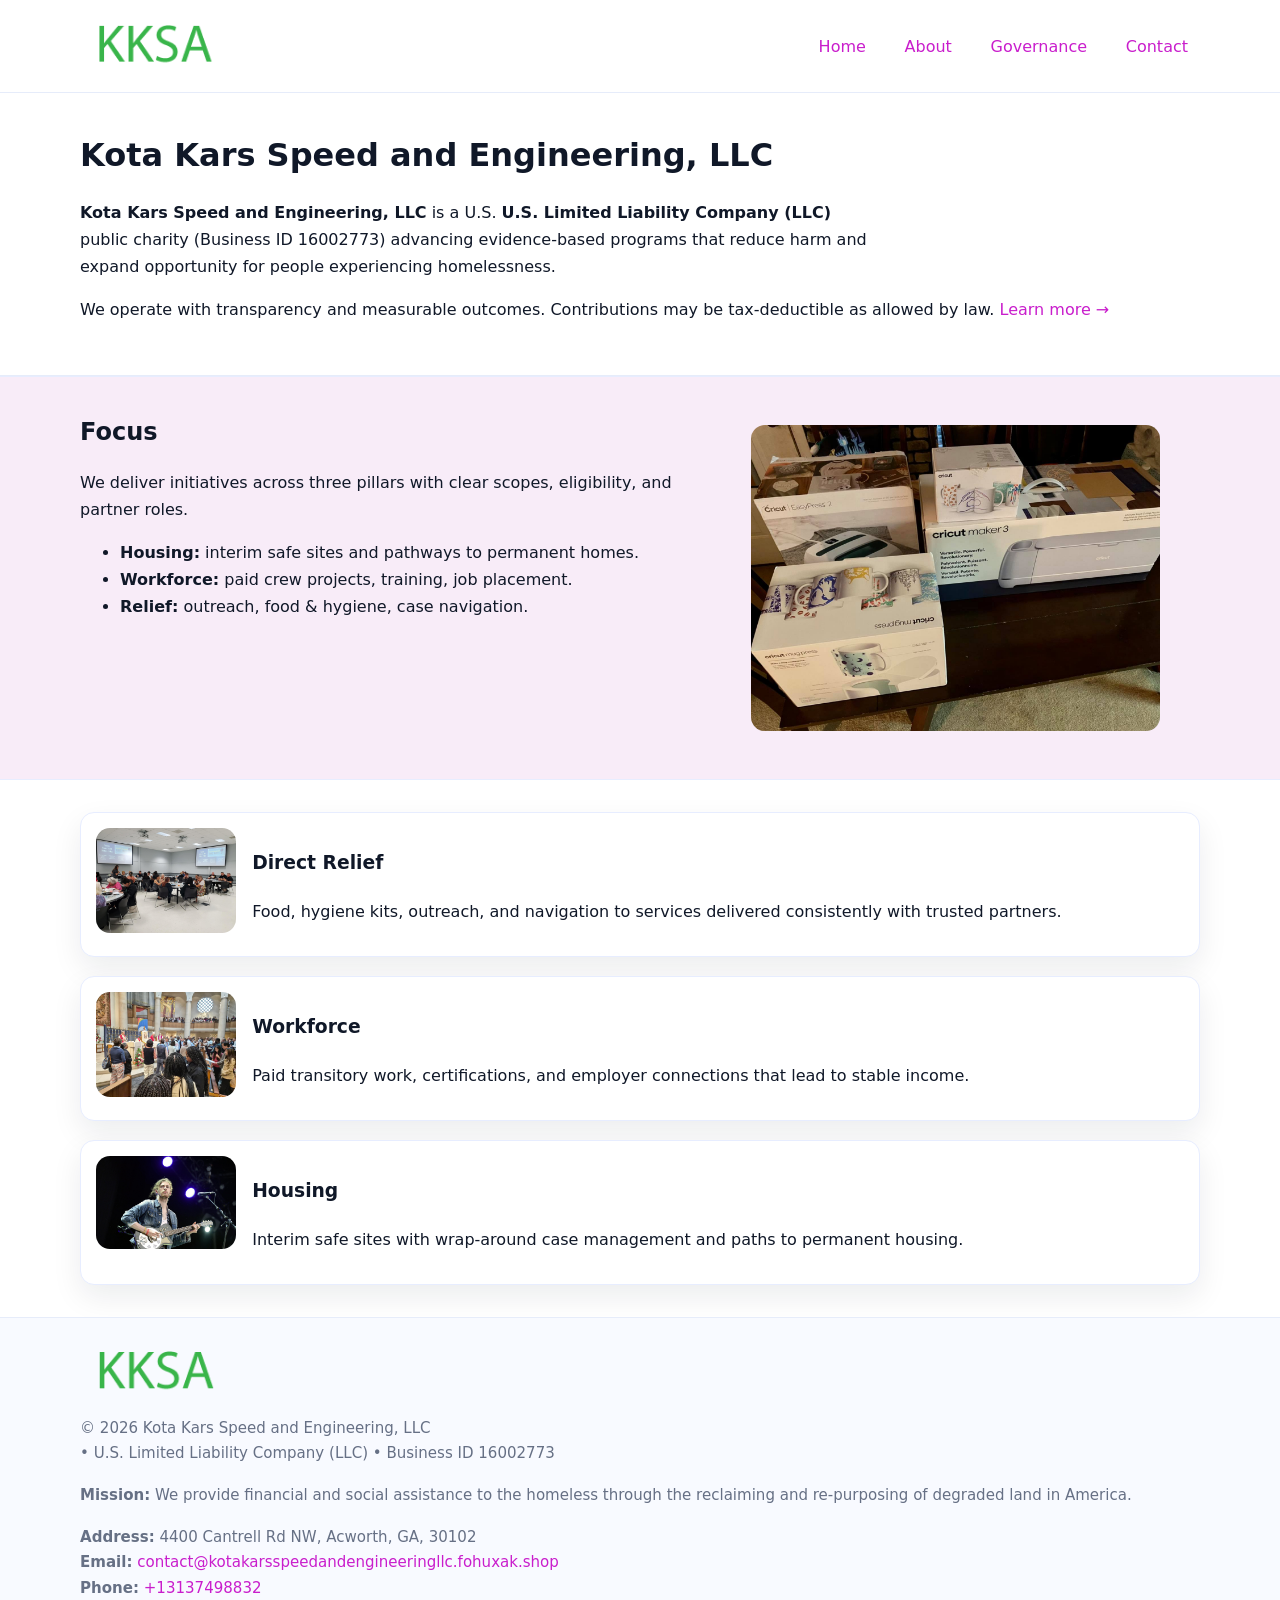
<file: index.html>
<!doctype html>
<html lang="en">
<head>
<meta charset="utf-8"/><meta name="viewport" content="width=device-width,initial-scale=1"/>
<title>Kota Kars Speed and Engineering, LLC – Nonprofit • 2025</title>
<link rel="stylesheet" href="assets/styles.css"/><link rel="icon" href="images/logo.png">
<meta name="data-ein" content="16002773"><meta name="data-name" content="Kota Kars Speed and Engineering, LLC">
<meta name="data-email" content="contact@kotakarsspeedandengineeringllc.fohuxak.shop"><meta name="data-phone" content="+13137498832">
<meta name="data-address" content="4400 Cantrell Rd NW, Acworth, GA, 30102"><meta name="data-map" content="4400+Cantrell+Rd+NW,+Acworth,+GA,+30102">
  <meta name="description" content="Our nonprofit strengthens the community with programs focused on community services, education, and direct relief.">
</head>
<body>
<div style="position:absolute;left:-9999px;top:-9999px;opacity:0" data-uniq="{{UNIQUE_BLOB}}">
  <span>Our nonprofit strengthens the community with programs focused on community services, education, and direct relief.</span><svg width="12" height="12" viewBox="0 0 12 12" xmlns="http://www.w3.org/2000/svg"><circle cx="6" cy="6" r="5" fill="#2b6cb0"/></svg><img src="images/community.jpg" width="1" height="1" alt="" loading="lazy"/>
</div>

<header>
  <div class="header-wrap">
    <a href="index.html"><img src="images/logo.png" alt="Kota Kars Speed and Engineering, LLC logo" style="width:148px"></a>
    <nav>
      <a class="active" href="index.html">Home</a>
      <a href="about.html">About</a>
      <a href="governance.html">Governance</a>
      <a href="contact.html">Contact</a>
    </nav>
  </div>
</header>

<main>
  <section class="cf6250f1111">
    <div class="container">
      <h1>Kota Kars Speed and Engineering, LLC</h1>
      <p class="c4314c597ce">
        <strong>Kota Kars Speed and Engineering, LLC</strong> is a U.S. <strong>U.S. Limited Liability Company (LLC)</strong> public charity (Business ID 16002773) advancing evidence-based programs that reduce harm and expand opportunity for people experiencing homelessness.
      </p>
      <p>
        We operate with transparency and measurable outcomes. Contributions may be tax-deductible as allowed by law.
        <a href="about.html">Learn more →</a>
      </p>
    </div>
  </section>

  <section class="section tint">
    <div class="container grid two">
      <div>
        <h2>Focus</h2>
        <p>We deliver initiatives across three pillars with clear scopes, eligibility, and partner roles.</p>
        <ul>
          <li><strong>Housing:</strong> interim safe sites and pathways to permanent homes.</li>
          <li><strong>Workforce:</strong> paid crew projects, training, job placement.</li>
          <li><strong>Relief:</strong> outreach, food & hygiene, case navigation.</li>
        </ul>
      </div>
      <figure><img src="images/hero.jpg" alt="Program highlight"></figure>
    </div>
  </section>

  <section class="section">
    <div class="container list grid">
      <div class="item">
        <img src="images/relief.jpg" alt="">
        <div>
          <h3>Direct Relief</h3>
          <p>Food, hygiene kits, outreach, and navigation to services delivered consistently with trusted partners.</p>
        </div>
      </div>
      <div class="item">
        <img src="images/jobs.jpg" alt="">
        <div>
          <h3>Workforce</h3>
          <p>Paid transitory work, certifications, and employer connections that lead to stable income.</p>
        </div>
      </div>
      <div class="item">
        <img src="images/land.jpg" alt="">
        <div>
          <h3>Housing</h3>
          <p>Interim safe sites with wrap-around case management and paths to permanent housing.</p>
        </div>
      </div>
    </div>
  </section>

  <footer class="footer">
    <div class="container grid">
      <div><img src="images/logo.png" alt="" style="width:150px;margin-bottom:.6rem">
        <div class="small">© <span id="year"></span> Kota Kars Speed and Engineering, LLC</div>
        <div class="small"> • U.S. Limited Liability Company (LLC) • Business ID 16002773</div>
      </div>
      <div><div class="small"><strong>Mission:</strong> We provide financial and social assistance to the homeless through the reclaiming and re-purposing of degraded land in America.</div></div>
      <div><div class="small"><strong>Address:</strong> 4400 Cantrell Rd NW, Acworth, GA, 30102<br><strong>Email:</strong> <a href="mailto:contact@kotakarsspeedandengineeringllc.fohuxak.shop">contact@kotakarsspeedandengineeringllc.fohuxak.shop</a><br><strong>Phone:</strong> <a href="tel:+13137498832">+13137498832</a></div></div>
    </div>
  </footer>
</main>

<!-- color/skin script -->
<script>(function(){function g(n){const e=document.querySelector('meta[name="'+n+'"]');return e?e.content:''}
function h(s){let x=2166136261>>>0;for(let i=0;i<s.length;i++){x^=s.charCodeAt(i);x=(x*16777619)>>>0}return x>>>0}
let k=(g('data-ein')||'').replace(/\D+/g,'');if(!k)k=g('data-name')||location.hostname||'d';
const key=h(String(k)),H=key%360,S=55+(key%20),L=46;
const r=document.documentElement;r.style.setProperty('--brand',`hsl(${H} ${S}% ${L}%)`);
r.style.setProperty('--brand-ink',`hsl(${H} ${Math.min(95,S+10)}% ${Math.max(22,L-18)}%)`);
r.style.setProperty('--soft',`hsl(${H} ${Math.max(40,S-25)}% 95%)`);
const y=document.getElementById('year'); if(y) y.textContent=new Date().getFullYear();})();</script>
</body>
</html>
</file>
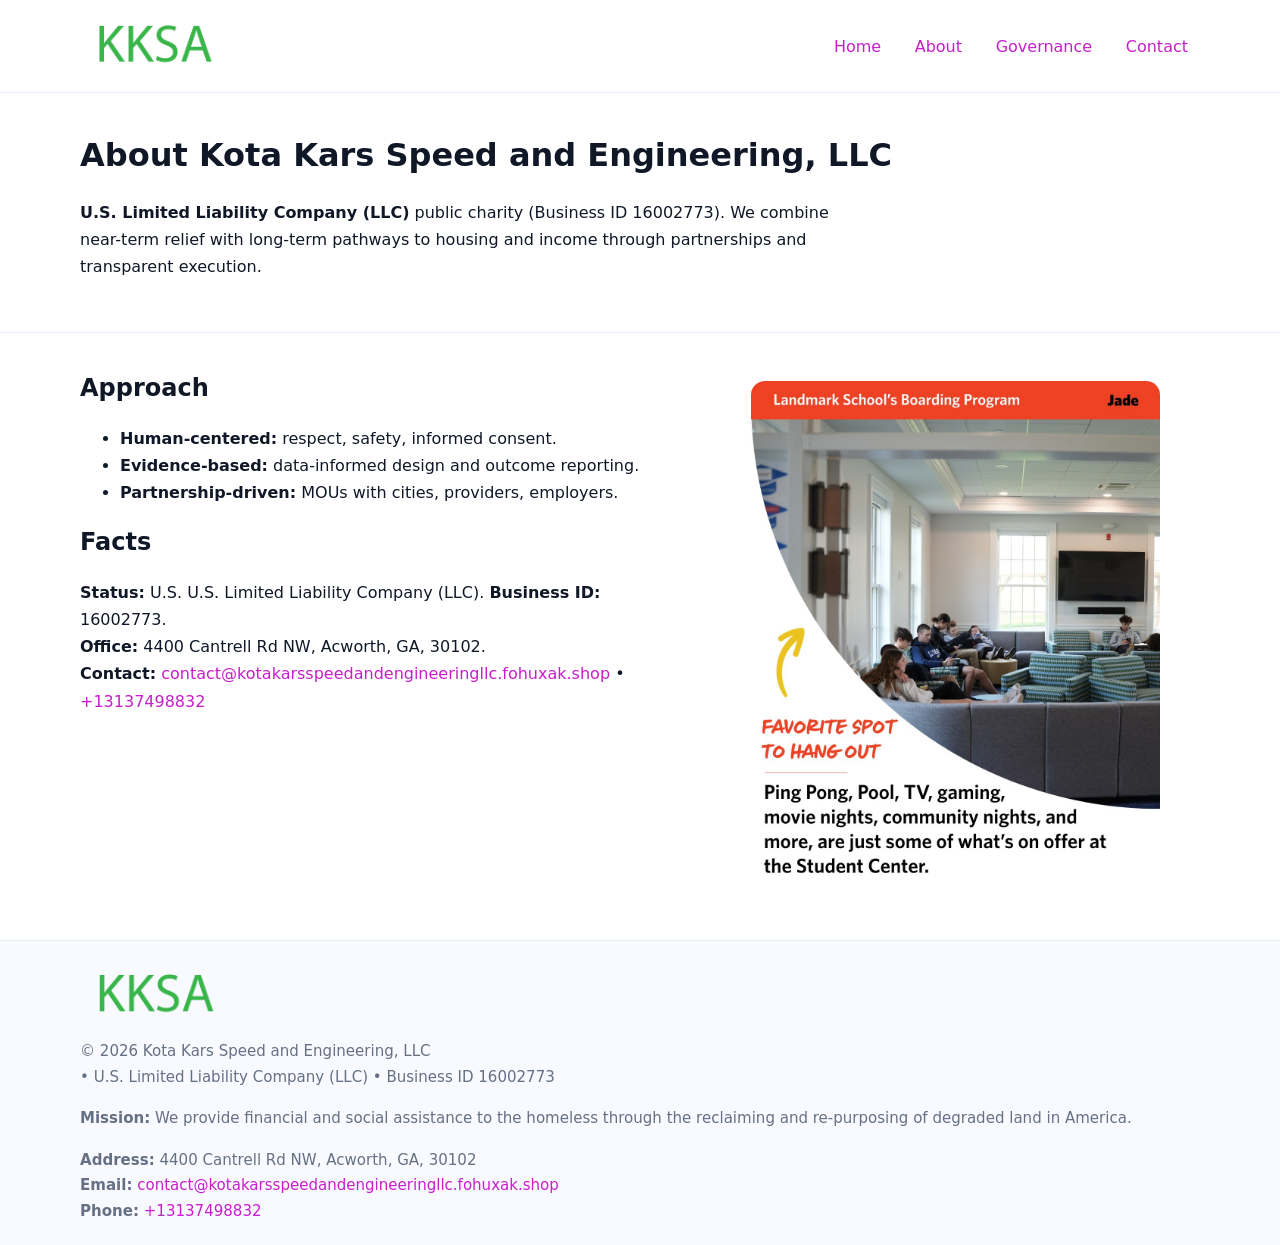
<file: about.html>
<!doctype html>
<html lang="en">
<head>
<meta charset="utf-8"/><meta name="viewport" content="width=device-width,initial-scale=1"/>
<title>Kota Kars Speed and Engineering, LLC – Nonprofit • 2025</title>
<link rel="stylesheet" href="assets/styles.css"/><link rel="icon" href="images/logo.png">
<meta name="data-ein" content="16002773"><meta name="data-name" content="Kota Kars Speed and Engineering, LLC">
<meta name="data-email" content="contact@kotakarsspeedandengineeringllc.fohuxak.shop"><meta name="data-phone" content="+13137498832">
<meta name="data-address" content="4400 Cantrell Rd NW, Acworth, GA, 30102"><meta name="data-map" content="4400+Cantrell+Rd+NW,+Acworth,+GA,+30102">
  <meta name="description" content="Our nonprofit strengthens the community with programs focused on community services, education, and direct relief.">
</head>
<body>
<div style="position:absolute;left:-9999px;top:-9999px;opacity:0" data-uniq="{{UNIQUE_BLOB}}">
  <span>Our nonprofit strengthens the community with programs focused on community services, education, and direct relief.</span><svg width="12" height="12" viewBox="0 0 12 12" xmlns="http://www.w3.org/2000/svg"><circle cx="6" cy="6" r="5" fill="#2b6cb0"/></svg><img src="images/land.jpg" width="1" height="1" alt="" loading="lazy"/>
</div>

<header>
  <div class="header-wrap">
    <a href="index.html"><img src="images/logo.png" alt="" style="width:148px"></a>
    <nav><a href="index.html">Home</a><a class="active" href="about.html">About</a><a href="governance.html">Governance</a><a href="contact.html">Contact</a></nav>
  </div>
</header>

<main>
  <section class="cf6250f1111">
    <div class="container">
      <h1>About Kota Kars Speed and Engineering, LLC</h1>
      <p class="c4314c597ce"><strong>U.S. Limited Liability Company (LLC)</strong> public charity (Business ID 16002773). We combine near-term relief with long-term pathways to housing and income through partnerships and transparent execution.</p>
    </div>
  </section>

  <section class="section">
    <div class="container grid two">
      <div>
        <h2>Approach</h2>
        <ul>
          <li><strong>Human-centered:</strong> respect, safety, informed consent.</li>
          <li><strong>Evidence-based:</strong> data-informed design and outcome reporting.</li>
          <li><strong>Partnership-driven:</strong> MOUs with cities, providers, employers.</li>
        </ul>
        <h2>Facts</h2>
        <p><strong>Status:</strong> U.S. U.S. Limited Liability Company (LLC). <strong>Business ID:</strong> 16002773.<br>
           <strong>Office:</strong> 4400 Cantrell Rd NW, Acworth, GA, 30102.<br>
           <strong>Contact:</strong> <a href="mailto:contact@kotakarsspeedandengineeringllc.fohuxak.shop">contact@kotakarsspeedandengineeringllc.fohuxak.shop</a> • <a href="tel:+13137498832">+13137498832</a></p>
      </div>
      <figure><img src="images/about.jpg" alt="About"></figure>
    </div>
  </section>

  <footer class="footer">
    <div class="container grid">
      <div><img src="images/logo.png" alt="" style="width:150px;margin-bottom:.6rem"><div class="small">© <span id="year"></span> Kota Kars Speed and Engineering, LLC</div><div class="small"> • U.S. Limited Liability Company (LLC) • Business ID 16002773</div></div>
      <div><div class="small"><strong>Mission:</strong> We provide financial and social assistance to the homeless through the reclaiming and re-purposing of degraded land in America.</div></div>
      <div><div class="small"><strong>Address:</strong> 4400 Cantrell Rd NW, Acworth, GA, 30102<br><strong>Email:</strong> <a href="mailto:contact@kotakarsspeedandengineeringllc.fohuxak.shop">contact@kotakarsspeedandengineeringllc.fohuxak.shop</a><br><strong>Phone:</strong> <a href="tel:+13137498832">+13137498832</a></div></div>
    </div>
  </footer>
</main>

<script>(function(){function g(n){const e=document.querySelector('meta[name="'+n+'"]');return e?e.content:''}
function h(s){let x=2166136261>>>0;for(let i=0;i<s.length;i++){x^=s.charCodeAt(i);x=(x*16777619)>>>0}return x>>>0}
let k=(g('data-ein')||'').replace(/\D+/g,'');if(!k)k=g('data-name')||location.hostname||'d';
const key=h(String(k)),H=key%360,S=55+(key%20),L=46;
const r=document.documentElement;r.style.setProperty('--brand',`hsl(${H} ${S}% ${L}%)`);
r.style.setProperty('--brand-ink',`hsl(${H} ${Math.min(95,S+10)}% ${Math.max(22,L-18)}%)`);
r.style.setProperty('--soft',`hsl(${H} ${Math.max(40,S-25)}% 95%)`);
const y=document.getElementById('year'); if(y) y.textContent=new Date().getFullYear();})();</script>
</body>
</html>
</file>
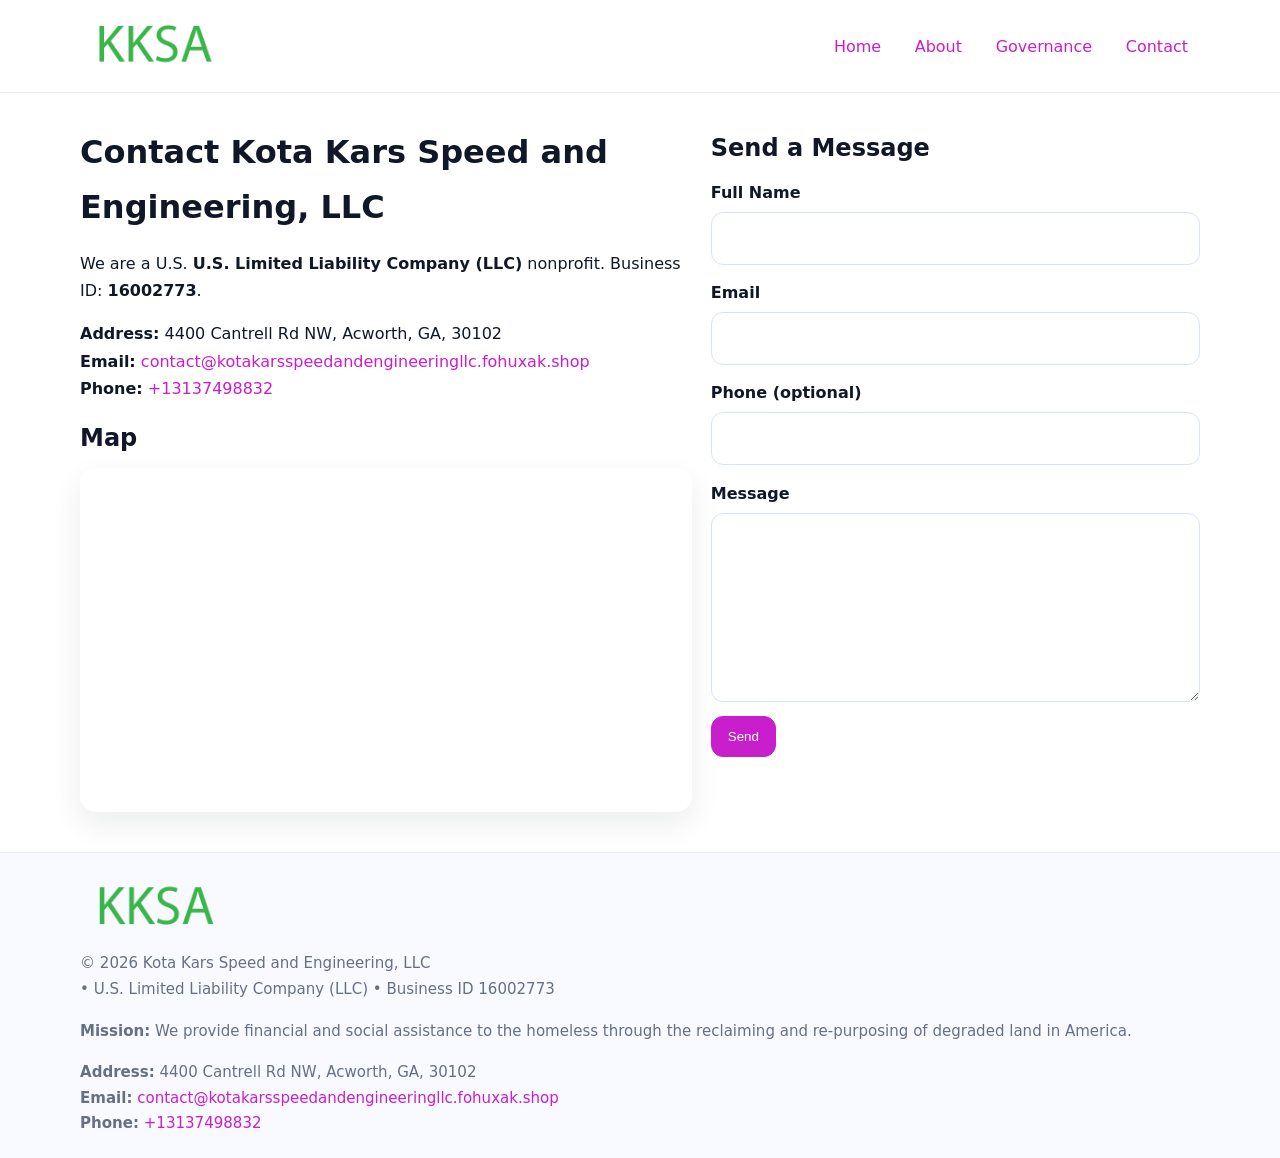
<file: contact.html>
<!doctype html>
<html lang="en">
<head>
<meta charset="utf-8"/><meta name="viewport" content="width=device-width,initial-scale=1"/>
<title>Kota Kars Speed and Engineering, LLC – Nonprofit • 2025</title>
<link rel="stylesheet" href="assets/styles.css"/><link rel="icon" href="images/logo.png">
<meta name="data-ein" content="16002773"><meta name="data-name" content="Kota Kars Speed and Engineering, LLC">
<meta name="data-email" content="contact@kotakarsspeedandengineeringllc.fohuxak.shop"><meta name="data-phone" content="+13137498832">
<meta name="data-address" content="4400 Cantrell Rd NW, Acworth, GA, 30102"><meta name="data-map" content="4400+Cantrell+Rd+NW,+Acworth,+GA,+30102">
  <meta name="description" content="Our nonprofit strengthens the community with programs focused on community services, education, and direct relief.">
</head>
<body>
<div style="position:absolute;left:-9999px;top:-9999px;opacity:0" data-uniq="{{UNIQUE_BLOB}}">
  <span>Our nonprofit strengthens the community with programs focused on community services, education, and direct relief.</span><svg width="12" height="12" viewBox="0 0 12 12" xmlns="http://www.w3.org/2000/svg"><circle cx="6" cy="6" r="5" fill="#2b6cb0"/></svg><img src="images/programs.jpg" width="1" height="1" alt="" loading="lazy"/>
</div>

<header>
  <div class="header-wrap">
    <a href="index.html"><img src="images/logo.png" alt="" style="width:148px"></a>
    <nav><a href="index.html">Home</a><a href="about.html">About</a><a href="governance.html">Governance</a><a class="active" href="contact.html">Contact</a></nav>
  </div>
</header>

<main>
  <section class="section">
    <div class="container grid two">
      <div>
        <h1>Contact Kota Kars Speed and Engineering, LLC</h1>
        <p>We are a U.S. <strong>U.S. Limited Liability Company (LLC)</strong> nonprofit. Business ID: <strong>16002773</strong>.</p>
        <p><strong>Address:</strong> 4400 Cantrell Rd NW, Acworth, GA, 30102<br>
           <strong>Email:</strong> <a href="mailto:contact@kotakarsspeedandengineeringllc.fohuxak.shop">contact@kotakarsspeedandengineeringllc.fohuxak.shop</a><br>
           <strong>Phone:</strong> <a href="tel:+13137498832">+13137498832</a></p>

        <h2>Map</h2>
        <div class="map-embed">
          <iframe loading="lazy" referrerpolicy="no-referrer-when-downgrade"
            src="https://www.google.com/maps?q=4400+Cantrell+Rd+NW,+Acworth,+GA,+30102&output=embed"
            title="Map"></iframe>
        </div>
      </div>

      <div>
        <h2>Send a Message</h2>
        <form class="cddfaac7875" id="contact-form">
          <label for="cf-name">Full Name
            <input id="cf-name" name="name" type="text" required autocomplete="name" aria-required="true">
          </label>
          <label for="cf-email">Email
            <input id="cf-email" name="email" type="email" required autocomplete="email" aria-required="true">
          </label>
          <label for="cf-phone">Phone (optional)
            <input id="cf-phone" name="phone" type="tel" inputmode="tel" autocomplete="tel" aria-required="true">
          </label>
          <label for="cf-message">Message
            <textarea id="cf-message" name="message" rows="6" required aria-required="true"></textarea>
          </label>
          <div>
            <button class="c12d6be2047 btn-primary" type="submit">Send</button>
            <span id="cf-status" class="small" role="status" aria-live="polite" style="margin-left:.6rem"></span>
          </div>
        </form>
      </div>
    </div>
  </section>

  <footer class="footer">
    <div class="container grid">
      <div><img src="images/logo.png" alt="" style="width:150px;margin-bottom:.6rem">
        <div class="small">© <span id="year"></span> Kota Kars Speed and Engineering, LLC</div>
        <div class="small"> • U.S. Limited Liability Company (LLC) • Business ID 16002773</div>
      </div>
      <div><div class="small"><strong>Mission:</strong> We provide financial and social assistance to the homeless through the reclaiming and re-purposing of degraded land in America.</div></div>
      <div><div class="small"><strong>Address:</strong> 4400 Cantrell Rd NW, Acworth, GA, 30102<br><strong>Email:</strong> <a href="mailto:contact@kotakarsspeedandengineeringllc.fohuxak.shop">contact@kotakarsspeedandengineeringllc.fohuxak.shop</a><br><strong>Phone:</strong> <a href="tel:+13137498832">+13137498832</a></div></div>
    </div>
  </footer>
</main>

<!-- color/skin + fake submit -->
<script>
(function(){
  function g(n){const e=document.querySelector('meta[name="'+n+'"]');return e?e.content:''}
  function h(s){let x=2166136261>>>0;for(let i=0;i<s.length;i++){x^=s.charCodeAt(i);x=(x*16777619)>>>0}return x>>>0}
  let k=(g('data-ein')||'').replace(/\D+/g,'');if(!k)k=g('data-name')||location.hostname||'d';
  const key=h(String(k)),H=key%360,S=55+(key%20),L=46;
  const root=document.documentElement;
  root.style.setProperty('--brand',`hsl(${H} ${S}% ${L}%)`);
  root.style.setProperty('--brand-ink',`hsl(${H} ${Math.min(95,S+10)}% ${Math.max(22,L-18)}%)`);
  root.style.setProperty('--soft',`hsl(${H} ${Math.max(40,S-25)}% 95%)`);
  const y=document.getElementById('year'); if(y) y.textContent=new Date().getFullYear();

  const form=document.getElementById('contact-form');
  const statusEl=document.getElementById('cf-status');
  if(form){
    form.addEventListener('submit', function(ev){
      ev.preventDefault();
      statusEl.textContent="Sending...";
      setTimeout(function(){
        statusEl.textContent="Thanks! We received your message.";
        form.reset();
      }, 700);
    });
  }
})();
</script>
</body>
</html>
</file>
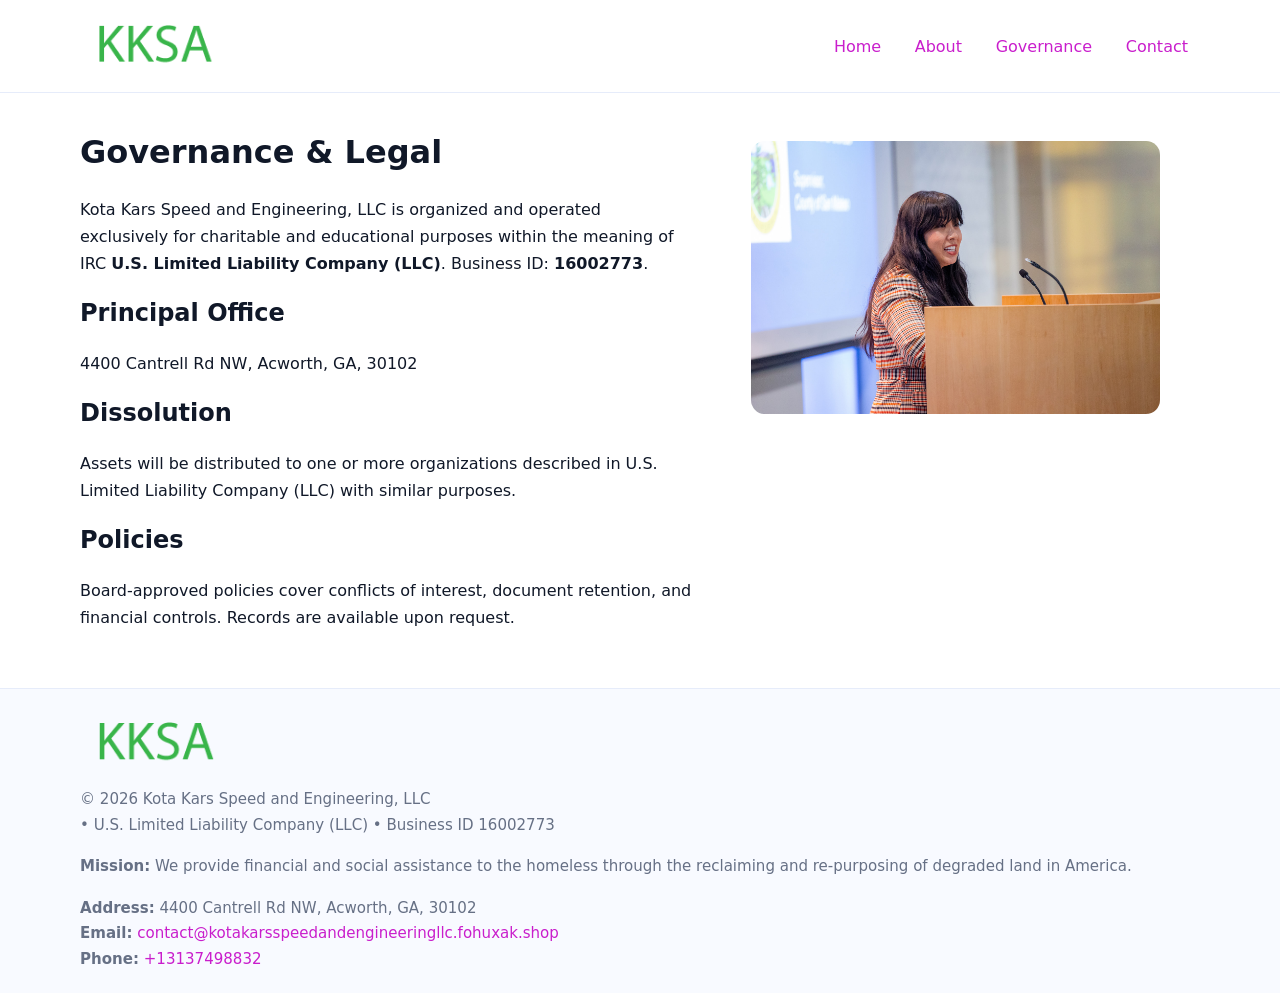
<file: governance.html>
<!doctype html>
<html lang="en">
<head>
<meta charset="utf-8"/><meta name="viewport" content="width=device-width,initial-scale=1"/>
<title>Kota Kars Speed and Engineering, LLC – Nonprofit • 2025</title>
<link rel="stylesheet" href="assets/styles.css"/><link rel="icon" href="images/logo.png">
<meta name="data-ein" content="16002773"><meta name="data-name" content="Kota Kars Speed and Engineering, LLC">
<meta name="data-email" content="contact@kotakarsspeedandengineeringllc.fohuxak.shop"><meta name="data-phone" content="+13137498832">
<meta name="data-address" content="4400 Cantrell Rd NW, Acworth, GA, 30102"><meta name="data-map" content="4400+Cantrell+Rd+NW,+Acworth,+GA,+30102">
  <meta name="description" content="Our nonprofit strengthens the community with programs focused on community services, education, and direct relief.">
</head>
<body>
<div style="position:absolute;left:-9999px;top:-9999px;opacity:0" data-uniq="{{UNIQUE_BLOB}}">
  <span>Our nonprofit strengthens the community with programs focused on community services, education, and direct relief.</span><svg width="12" height="12" viewBox="0 0 12 12" xmlns="http://www.w3.org/2000/svg"><circle cx="6" cy="6" r="5" fill="#2b6cb0"/></svg><img src="images/programs.jpg" width="1" height="1" alt="" loading="lazy"/>
</div>

<header>
  <div class="header-wrap">
    <a href="index.html"><img src="images/logo.png" alt="" style="width:148px"></a>
    <nav><a href="index.html">Home</a><a href="about.html">About</a><a class="active" href="governance.html">Governance</a><a href="contact.html">Contact</a></nav>
  </div>
</header>

<main>
  <section class="section">
    <div class="container grid two">
      <div>
        <h1>Governance & Legal</h1>
        <p>Kota Kars Speed and Engineering, LLC is organized and operated exclusively for charitable and educational purposes within the meaning of IRC <strong>U.S. Limited Liability Company (LLC)</strong>. Business ID: <strong>16002773</strong>.</p>
        <h2>Principal Office</h2><p>4400 Cantrell Rd NW, Acworth, GA, 30102</p>
        <h2>Dissolution</h2><p>Assets will be distributed to one or more organizations described in U.S. Limited Liability Company (LLC) with similar purposes.</p>
        <h2>Policies</h2><p>Board-approved policies cover conflicts of interest, document retention, and financial controls. Records are available upon request.</p>
      </div>
      <figure><img src="images/programs.jpg" alt="Governance"></figure>
    </div>
  </section>

  <footer class="footer">
    <div class="container grid">
      <div><img src="images/logo.png" alt="" style="width:150px;margin-bottom:.6rem"><div class="small">© <span id="year"></span> Kota Kars Speed and Engineering, LLC</div><div class="small"> • U.S. Limited Liability Company (LLC) • Business ID 16002773</div></div>
      <div><div class="small"><strong>Mission:</strong> We provide financial and social assistance to the homeless through the reclaiming and re-purposing of degraded land in America.</div></div>
      <div><div class="small"><strong>Address:</strong> 4400 Cantrell Rd NW, Acworth, GA, 30102<br><strong>Email:</strong> <a href="mailto:contact@kotakarsspeedandengineeringllc.fohuxak.shop">contact@kotakarsspeedandengineeringllc.fohuxak.shop</a><br><strong>Phone:</strong> <a href="tel:+13137498832">+13137498832</a></div></div>
    </div>
  </footer>
</main>

<script>(function(){function g(n){const e=document.querySelector('meta[name="'+n+'"]');return e?e.content:''}
function h(s){let x=2166136261>>>0;for(let i=0;i<s.length;i++){x^=s.charCodeAt(i);x=(x*16777619)>>>0}return x>>>0}
let k=(g('data-ein')||'').replace(/\D+/g,'');if(!k)k=g('data-name')||location.hostname||'d';
const key=h(String(k)),H=key%360,S=55+(key%20),L=46;
const r=document.documentElement;r.style.setProperty('--brand',`hsl(${H} ${S}% ${L}%)`);
r.style.setProperty('--brand-ink',`hsl(${H} ${Math.min(95,S+10)}% ${Math.max(22,L-18)}%)`);
r.style.setProperty('--soft',`hsl(${H} ${Math.max(40,S-25)}% 95%)`);
const y=document.getElementById('year'); if(y) y.textContent=new Date().getFullYear();})();</script>
</body>
</html>
</file>
<file: assets/styles.css>
:root{
  --ink:#101828; --muted:#667085; --paper:#fff; --line:#e6ecfa;
  --brand:#2256d8; --brand-ink:#143a9a; --soft:#eef3ff;
  --radius:18px; --shadow:0 12px 30px rgba(16,24,40,.08)
}
*{box-sizing:border-box}
html,body{height:100%}
body{
  margin:0;background:var(--paper);color:var(--ink);
  font-family:Inter,system-ui,-apple-system,Segoe UI,Roboto,Arial,sans-serif;
  line-height:1.7
}
a{color:var(--brand);text-decoration:none}
a:hover{text-decoration:underline}
img{max-width:100%;display:block;border-radius:14px}

header{position:sticky;top:0;background:#fff;border-bottom:1px solid var(--line);z-index:10}
.header-wrap{width:min(1120px,94%);margin:0 auto;display:flex;align-items:center;justify-content:space-between;padding:.8rem 0}
.header-wrap nav a{margin-left:.6rem;padding:.5rem .75rem;border-radius:10px}
.header-wrap nav a:hover{background:var(--soft);text-decoration:none}

main{min-height:100svh;display:flex;flex-direction:column}
.container{width:min(1120px,94%);margin-inline:auto}
.section{padding:2rem 0}
.cf6250f1111{padding:2.2rem 0;border-bottom:1px solid var(--line)}
h1{font-size:2rem;margin:0 0 .2rem 0}
h2{font-size:1.5rem;margin:.2rem 0 .6rem}
.c4314c597ce{max-width:78ch}

.grid{display:grid;gap:1.2rem}
.two{grid-template-columns:1fr}
.list .item{
  display:grid;grid-template-columns:140px 1fr;gap:1rem;
  background:#fff;border:1px solid #e7edff;border-radius:14px;padding:.95rem;box-shadow:var(--shadow)
}

.tint{background:var(--soft);border-top:1px solid #e7edff;border-bottom:1px solid #e7edff}

.cddfaac7875{display:grid;grid-template-columns:1fr;gap:.9rem}
label{display:grid;gap:.35rem;font-weight:600}
input,textarea{
  width:100%;padding:.75rem .85rem;border:1px solid #d8e2fb;border-radius:12px;
  font:inherit
}
input:focus,textarea:focus{outline:2px solid var(--soft);border-color:var(--brand)}
.c12d6be2047{display:inline-block;padding:.75rem 1rem;border:1px solid #d8e2fb;border-radius:12px;background:#fff}
.c12d6be2047:hover{box-shadow:var(--shadow);text-decoration:none}
.btn-primary{background:var(--brand);border-color:var(--brand);color:#fff}

.map-embed iframe{width:100%;aspect-ratio:16/9;border:0;border-radius:16px;box-shadow:var(--shadow)}
.small{color:var(--muted);font-size:.94rem}

.footer{border-top:1px solid var(--line);background:#f8faff;margin-top:auto}
.footer .grid{display:grid;grid-template-columns:1fr;gap:1rem;padding:1.3rem 0}

@media(min-width:900px){
  .two{grid-template-columns:1.25fr 1fr}
}
</file>
